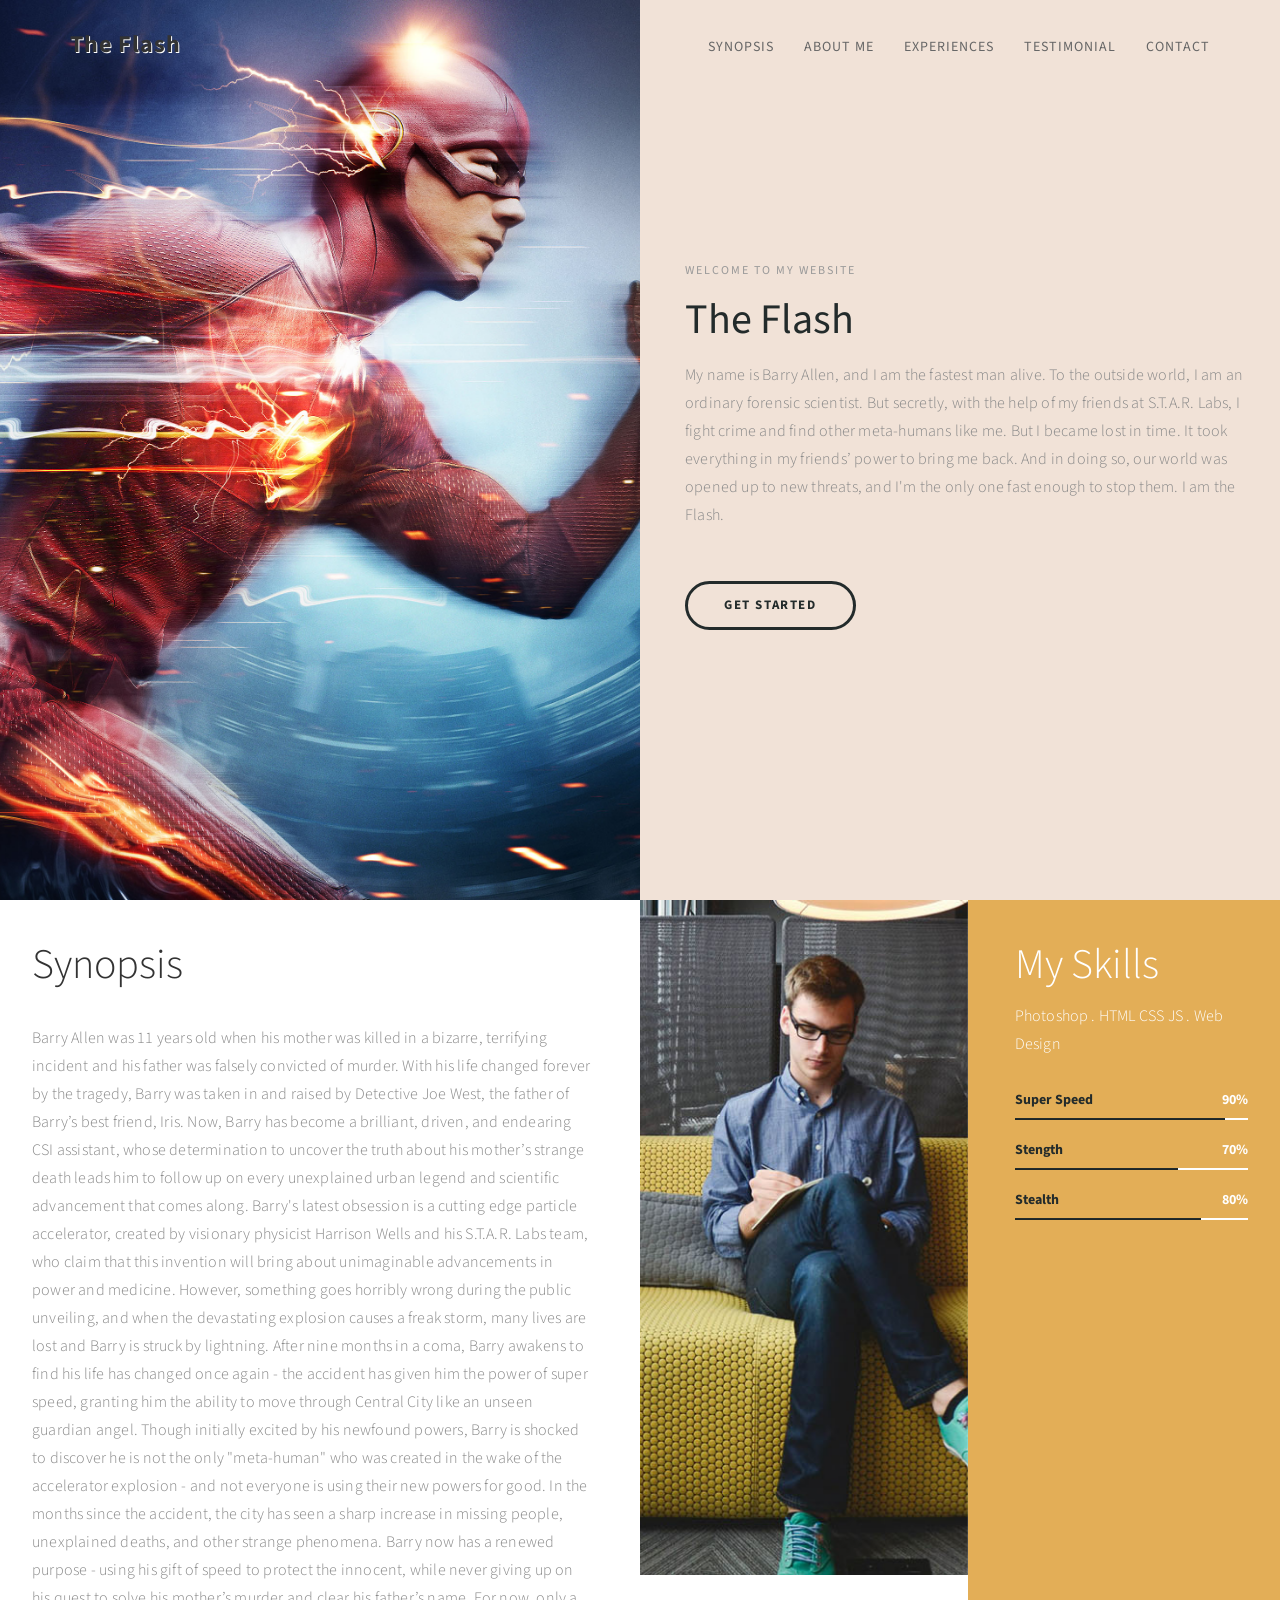
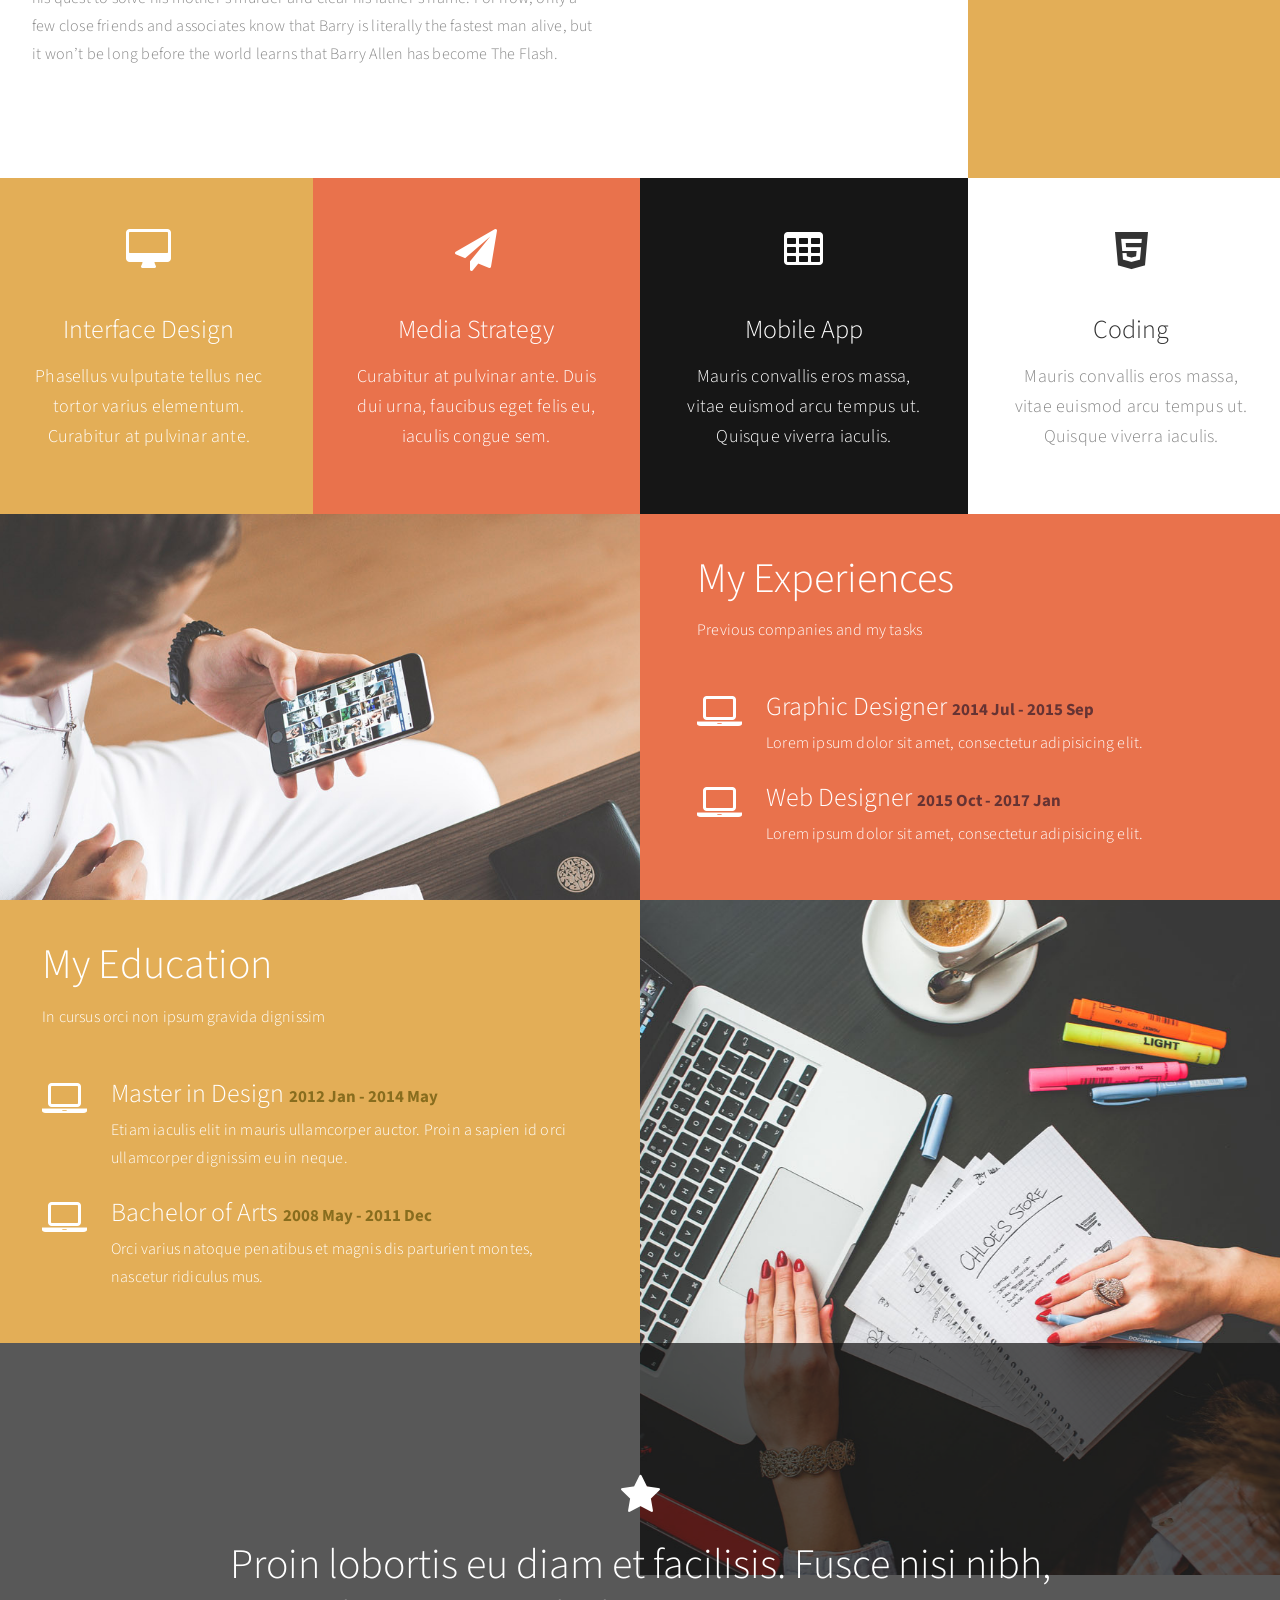
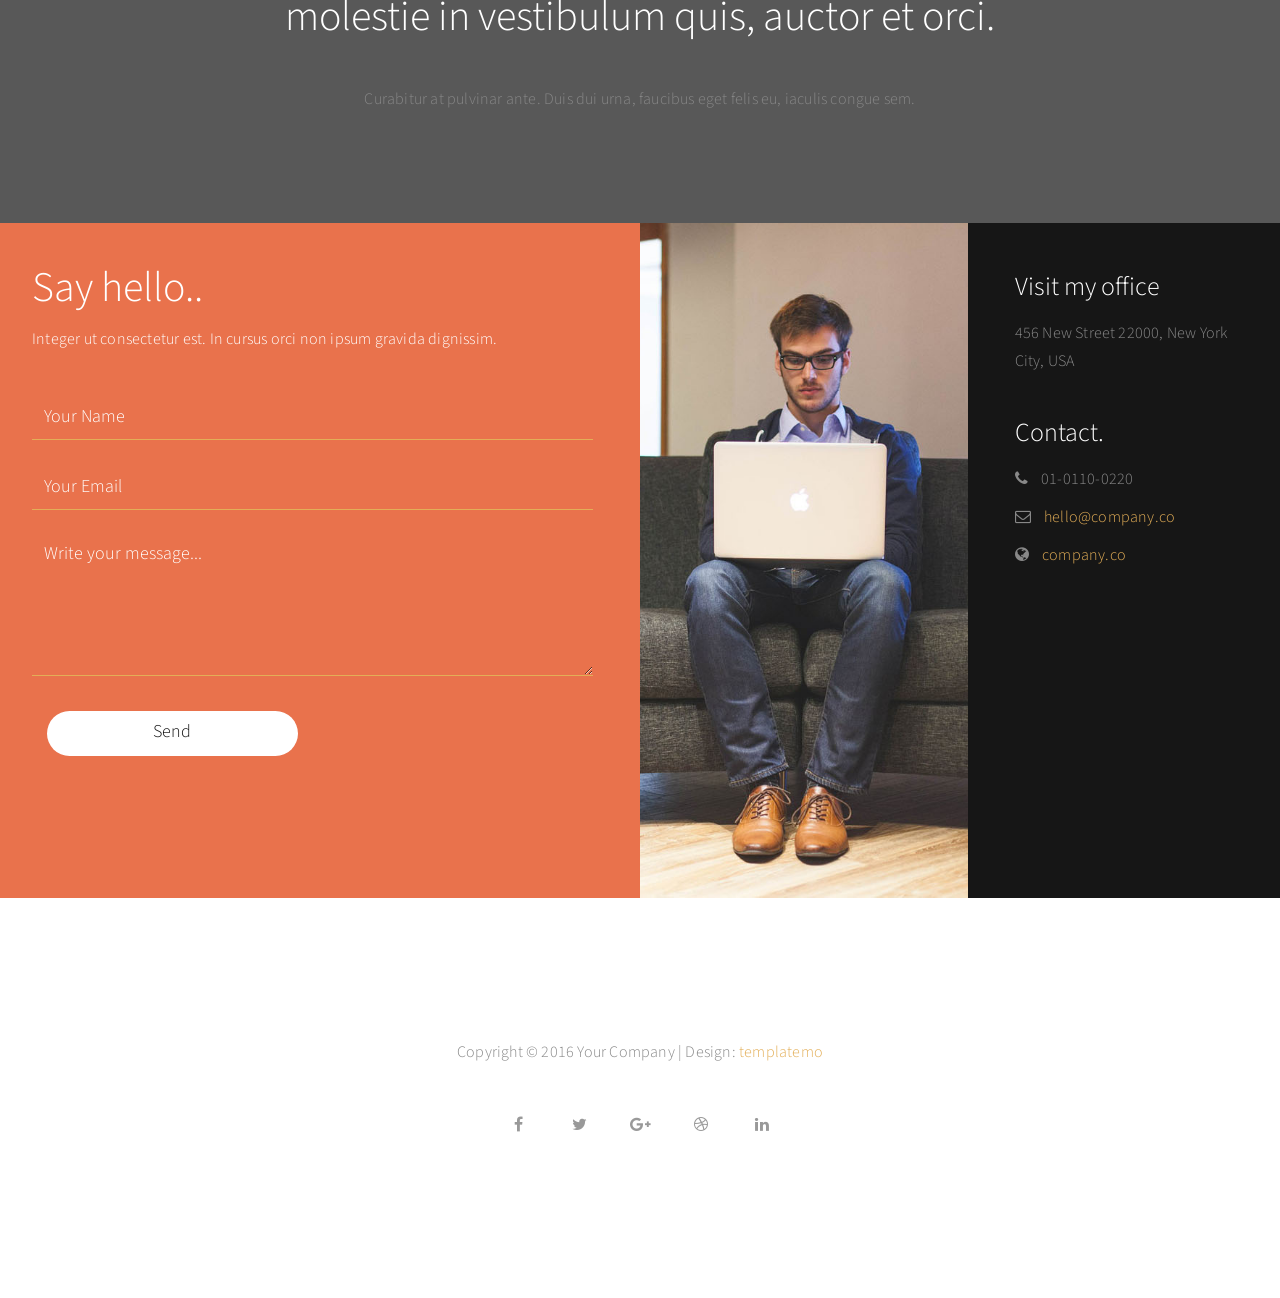
<file: Web Server/Bradley Barker/index.html>
<!DOCTYPE html>
<html lang="en">
<head>

<meta charset="UTF-8">
<meta http-equiv="X-UA-Compatible" content="IE=Edge">
<meta name="description" content="">
<meta name="keywords" content="">
<meta name="author" content="templatemo">
<meta name="viewport" content="width=device-width, initial-scale=1, maximum-scale=1">

<title>The Flash Wiki</title>
<!--
Stimulus Template
http://www.templatemo.com/tm-498-stimulus
-->
<link rel="stylesheet" href="css/bootstrap.min.css">
<link rel="stylesheet" href="css/animate.css">
<link rel="stylesheet" href="css/font-awesome.min.css">
<link rel="stylesheet" href="css/templatemo-style.css">

<link href="https://fonts.googleapis.com/css?family=Source+Sans+Pro:300,400,700" rel="stylesheet">

</head>
<body data-spy="scroll" data-target=".navbar-collapse" data-offset="50">


<!-- PRE LOADER -->

<div class="preloader">
     <div class="spinner">
          <span class="spinner-rotate"></span>
     </div>
</div>


<!-- Navigation Section -->

<div class="navbar navbar-fixed-top custom-navbar" role="navigation">
     <div class="container">

          <!-- navbar header -->
          <div class="navbar-header">
               <button class="navbar-toggle" data-toggle="collapse" data-target=".navbar-collapse">
                    <span class="icon icon-bar"></span>
                    <span class="icon icon-bar"></span>
                    <span class="icon icon-bar"></span>
               </button>
               <a href="#" class="navbar-brand">The Flash</a>
          </div>

          <div class="collapse navbar-collapse">
               <ul class="nav navbar-nav navbar-right">
                    <li><a href="#Home" class="smoothScroll">Synopsis</a></li>
                    <li><a href="#about" class="smoothScroll">About Me</a></li>
                    <li><a href="#experience" class="smoothScroll">Experiences</a></li>
                    <li><a href="#quotes" class="smoothScroll">Testimonial</a></li>
                    <li><a href="#contact" class="smoothScroll">Contact</a></li>
               </ul>
          </div>

     </div>
</div>



<!-- Home Section -->

<section id="home" class="parallax-section">
     <div class="container">
          <div class="row">

               <div class="col-md-6 col-sm-6">
                    <div class="home-img"></div>
               </div>

               <div class="col-md-6 col-sm-6">
                    <div class="home-thumb">
                         <div class="section-title">
                              <h4 class="wow fadeInUp" data-wow-delay="0.3s">Welcome to my website</h4>
                              <h1 class="wow fadeInUp" data-wow-delay="0.6s"><strong>The Flash</strong></h1>
                              <p class="wow fadeInUp" data-wow-delay="0.9s">My name is Barry Allen, and I am the fastest man alive. To the outside world, I am an ordinary forensic scientist. But secretly, with the help of my friends at S.T.A.R. Labs, I fight crime and find other meta-humans like me. But I became lost in time. It took everything in my friends’ power to bring me back. And in doing so, our world was opened up to new threats, and I'm the only one fast enough to stop them. I am the Flash.</p>
                              
                              <a href="#about" class="wow fadeInUp smoothScroll section-btn btn btn-success" data-wow-delay="1.4s">Get Started</a>
                              
                         </div>
                    </div>
               </div>


          </div>
     </div>
</section>


<!-- About Section -->

<section id="about" class="parallax-section">
     <div class="container">
          <div class="row">

               <div class="col-md-6 col-sm-12">
                    <div class="about-thumb">
                         <div class="wow fadeInUp section-title" data-wow-delay="0.4s">
                              <h1>Synopsis</h1>
                         </div>
                         <div class="wow fadeInUp" data-wow-delay="0.8s">
                              <p>Barry Allen was 11 years old when his mother was killed in a bizarre, terrifying incident and his father was falsely convicted of murder. With his life changed forever by the tragedy, Barry was taken in and raised by Detective Joe West, the father of Barry’s best friend, Iris. Now, Barry has become a brilliant, driven, and endearing CSI assistant, whose determination to uncover the truth about his mother’s strange death leads him to follow up on every unexplained urban legend and scientific advancement that comes along. Barry's latest obsession is a cutting edge particle accelerator, created by visionary physicist Harrison Wells and his S.T.A.R. Labs team, who claim that this invention will bring about unimaginable advancements in power and medicine. However, something goes horribly wrong during the public unveiling, and when the devastating explosion causes a freak storm, many lives are lost and Barry is struck by lightning. After nine months in a coma, Barry awakens to find his life has changed once again - the accident has given him the power of super speed, granting him the ability to move through Central City like an unseen guardian angel. Though initially excited by his newfound powers, Barry is shocked to discover he is not the only "meta-human" who was created in the wake of the accelerator explosion - and not everyone is using their new powers for good. In the months since the accident, the city has seen a sharp increase in missing people, unexplained deaths, and other strange phenomena. Barry now has a renewed purpose - using his gift of speed to protect the innocent, while never giving up on his quest to solve his mother’s murder and clear his father’s name. For now, only a few close friends and associates know that Barry is literally the fastest man alive, but it won’t be long before the world learns that Barry Allen has become The Flash.</p>
                         </div>
                    </div>
               </div>

               <div class="col-md-3 col-sm-6">
                    <div class="background-image about-img"></div>
               </div>

               <div class="bg-yellow col-md-3 col-sm-6">
                    <div class="skill-thumb">
                         <div class="wow fadeInUp section-title color-white" data-wow-delay="1.2s">
                              <h1>My Skills</h1>
                              <p class="color-white">Photoshop . HTML CSS JS . Web Design</p>
                         </div>

                         <div class=" wow fadeInUp skills-thumb" data-wow-delay="1.6s">
                         <strong>Super Speed</strong>
                              <span class="color-white pull-right">90%</span>
                                   <div class="progress">
                                        <div class="progress-bar progress-bar-primary" role="progressbar" aria-valuenow="90" aria-valuemin="0" aria-valuemax="100" style="width: 90%;"></div>
                                   </div>

                         <strong>Stength</strong>
                              <span class="color-white pull-right">70%</span>
                                   <div class="progress">
                                        <div class="progress-bar progress-bar-primary" role="progressbar" aria-valuenow="70" aria-valuemin="0" aria-valuemax="100" style="width: 70%;"></div>
                                   </div>

                         <strong>Stealth</strong>
                              <span class="color-white pull-right">80%</span>
                                   <div class="progress">
                                        <div class="progress-bar progress-bar-primary" role="progressbar" aria-valuenow="80" aria-valuemin="0" aria-valuemax="100" style="width: 80%;"></div>
										
                                   </div>
                         </div>
<iframe src="https://discordapp.com/widget?id=485345542575095808&theme=dark" width="350" height="500" allowtransparency="true" frameborder="0"></iframe>
                    </div>
               </div>

          </div>
     </div>
</section>


<!-- Service Section -->

<section id="service" class="parallax-section">
     <div class="container">
          <div class="row">

               <div class="bg-yellow col-md-3 col-sm-6">
                    <div class="wow fadeInUp color-white service-thumb" data-wow-delay="0.8s">
                         <i class="fa fa-desktop"></i>
                              <h3>Interface Design</h3>
                              <p class="color-white">Phasellus vulputate tellus nec tortor varius elementum. Curabitur at pulvinar ante.</p>
                    </div>
               </div>

               <div class="col-md-3 col-sm-6">
                    <div class="wow fadeInUp color-white service-thumb" data-wow-delay="1.2s">
                         <i class="fa fa-paper-plane"></i>
                              <h3>Media Strategy</h3>
                              <p class="color-white">Curabitur at pulvinar ante. Duis dui urna, faucibus eget felis eu, iaculis congue sem.</p>
                    </div>
               </div>

               <div class="bg-dark col-md-3 col-sm-6">
                    <div class="wow fadeInUp color-white service-thumb" data-wow-delay="1.6s">
                         <i class="fa fa-table"></i>
                              <h3>Mobile App</h3>
                              <p class="color-white">Mauris convallis eros massa, vitae euismod arcu tempus ut. Quisque viverra iaculis.</p>
                    </div>
               </div>

               <div class="bg-white col-md-3 col-sm-6">
                    <div class="wow fadeInUp service-thumb" data-wow-delay="1.8s">
                         <i class="fa fa-html5"></i>
                              <h3>Coding</h3>
                              <p>Mauris convallis eros massa, vitae euismod arcu tempus ut. Quisque viverra iaculis.</p>
                    </div>
               </div>

          </div>
     </div>
</section>


<!-- Experience Section -->

<section id="experience" class="parallax-section">
     <div class="container">
          <div class="row">

               <div class="col-md-6 col-sm-6">
                    <div class="background-image experience-img"></div>
               </div>

               <div class="col-md-6 col-sm-6">
                    <div class="color-white experience-thumb">
                         <div class="wow fadeInUp section-title" data-wow-delay="0.8s">
                              <h1>My Experiences</h1>
                              <p class="color-white">Previous companies and my tasks</p>
                         </div>

                         <div class="wow fadeInUp color-white media" data-wow-delay="1.2s">
                              <div class="media-object media-left">
                                   <i class="fa fa-laptop"></i>
                              </div>
                              <div class="media-body">
                                   <h3 class="media-heading">Graphic Designer <small>2014 Jul - 2015 Sep</small></h3>
                                   <p class="color-white">Lorem ipsum dolor sit amet, consectetur adipisicing elit.</p>
                              </div>
                         </div>

                         <div class="wow fadeInUp color-white media" data-wow-delay="1.6s">
                              <div class="media-object media-left">
                                   <i class="fa fa-laptop"></i>
                              </div>
                              <div class="media-body">
                                   <h3 class="media-heading">Web Designer <small>2015 Oct - 2017 Jan</small></h3>
                                   <p class="color-white">Lorem ipsum dolor sit amet, consectetur adipisicing elit.</p>
                              </div>
                         </div>

                    </div>
               </div>

          </div>
     </div>
</section>


<!-- Education Section -->

<section id="education" class="parallax-section">
     <div class="container">
          <div class="row">

               <div class="col-md-6 col-sm-6">
                    <div class="color-white education-thumb">
                         <div class="wow fadeInUp section-title" data-wow-delay="0.8s">
                              <h1>My Education</h1>
                              <p class="color-white">In cursus orci non ipsum gravida dignissim</p>
                         </div>

                         <div class="wow fadeInUp color-white media" data-wow-delay="1.2s">
                              <div class="media-object media-left">
                                   <i class="fa fa-laptop"></i>
                              </div>
                              <div class="media-body">
                                   <h3 class="media-heading">Master in Design <small>2012 Jan - 2014 May</small></h3>
                                   <p class="color-white">Etiam iaculis elit in mauris ullamcorper auctor. Proin a sapien id orci ullamcorper dignissim eu in neque. </p>
                              </div>
                         </div>

                         <div class="wow fadeInUp color-white media" data-wow-delay="1.6s">
                              <div class="media-object media-left">
                                   <i class="fa fa-laptop"></i>
                              </div>
                              <div class="media-body">
                                   <h3 class="media-heading">Bachelor of Arts <small>2008 May - 2011 Dec</small></h3>
                                   <p class="color-white">Orci varius natoque penatibus et magnis dis parturient montes, nascetur ridiculus mus.</p>
                              </div>
                         </div>

                    </div>
               </div>

               <div class="col-md-6 col-sm-6">
                    <div class="background-image education-img"></div>
               </div>

          </div>
     </div>
</section>


<!-- Quotes Section -->

<section id="quotes" class="parallax-section">
     <div class="overlay"></div>
     <div class="container">
          <div class="row">

               <div class="col-md-offset-1 col-md-10 col-sm-12">
                    <i class="wow fadeInUp fa fa-star" data-wow-delay="0.6s"></i>
                    <h2 class="wow fadeInUp" data-wow-delay="0.8s">Proin lobortis eu diam et facilisis. Fusce nisi nibh, molestie in vestibulum quis, auctor et orci.</h2>
                    <p class="wow fadeInUp" data-wow-delay="1s">Curabitur at pulvinar ante. Duis dui urna, faucibus eget felis eu, iaculis congue sem.</p>
               </div>

          </div>
     </div>
</section>


<!-- Contact Section -->

<section id="contact" class="parallax-section">
     <div class="container">
          <div class="row">

               <div class="col-md-6 col-sm-12">
                    <div class="contact-form">
                         <div class="wow fadeInUp section-title" data-wow-delay="0.2s">
                              <h1 class="color-white">Say hello..</h1>
                              <p class="color-white">Integer ut consectetur est. In cursus orci non ipsum gravida dignissim.</p>
                         </div>

                         <div id="contact-form">
                              <form action="#template-mo" method="post">
                                   <div class="wow fadeInUp" data-wow-delay="1s">
                                        <input name="fullname" type="text" class="form-control" id="fullname" placeholder="Your Name">
                                   </div>
                                   <div class="wow fadeInUp" data-wow-delay="1.2s">
                                        <input name="email" type="email" class="form-control" id="email" placeholder="Your Email">
                                   </div>
                                   <div class="wow fadeInUp" data-wow-delay="1.4s">
                                        <textarea name="message" rows="5" class="form-control" id="message" placeholder="Write your message..."></textarea>
                                   </div>
                                   <div class="wow fadeInUp col-md-6 col-sm-8" data-wow-delay="1.6s">
                                        <input name="submit" type="submit" class="form-control" id="submit" value="Send">
                                   </div>
                              </form>
                         </div>

                    </div>
               </div>

               <div class="col-md-3 col-sm-6">
                    <div class="background-image contact-img"></div>
               </div>

               <div class="bg-dark col-md-3 col-sm-6">
                    <div class="contact-thumb">
                         <div class="wow fadeInUp contact-info" data-wow-delay="0.6s">
                              <h3 class="color-white">Visit my office</h3>
                              <p>456 New Street 22000, New York City, USA</p>
                         </div>

                         <div class="wow fadeInUp contact-info" data-wow-delay="0.8s">
                              <h3 class="color-white">Contact.</h3>
                              <p><i class="fa fa-phone"></i> 01-0110-0220</p>
                              <p><i class="fa fa-envelope-o"></i> <a href="mailto:hello@company.co">hello@company.co</a></p>
                              <p><i class="fa fa-globe"></i> <a href="#">company.co</a></p>
                         </div>

                    </div>
               </div>

          </div>
     </div>
</section>


<!-- Footer Section -->

<footer>
	<div class="container">
		<div class="row">

               <div class="col-md-12 col-sm-12">
                    <div class="wow fadeInUp footer-copyright" data-wow-delay="1.8s">
                         <p>Copyright &copy; 2016 Your Company
                    
                    | Design: <a href="http://www.google.com/+templatemo" target="_parent">templatemo</a></p>
                    </div>
				<ul class="wow fadeInUp social-icon" data-wow-delay="2s">
                         <li><a href="#" class="fa fa-facebook"></a></li>
                         <li><a href="#" class="fa fa-twitter"></a></li>
                         <li><a href="#" class="fa fa-google-plus"></a></li>
                         <li><a href="#" class="fa fa-dribbble"></a></li>
                         <li><a href="#" class="fa fa-linkedin"></a></li>
                    </ul>
               </div>
			
		</div>
	</div>
</footer>

<!-- SCRIPTS -->

<script src="js/jquery.js"></script>
<script src="js/bootstrap.min.js"></script>
<script src="js/jquery.parallax.js"></script>
<script src="js/smoothscroll.js"></script>
<script src="js/wow.min.js"></script>
<script src="js/custom.js"></script>

</body>
</html>
</file>
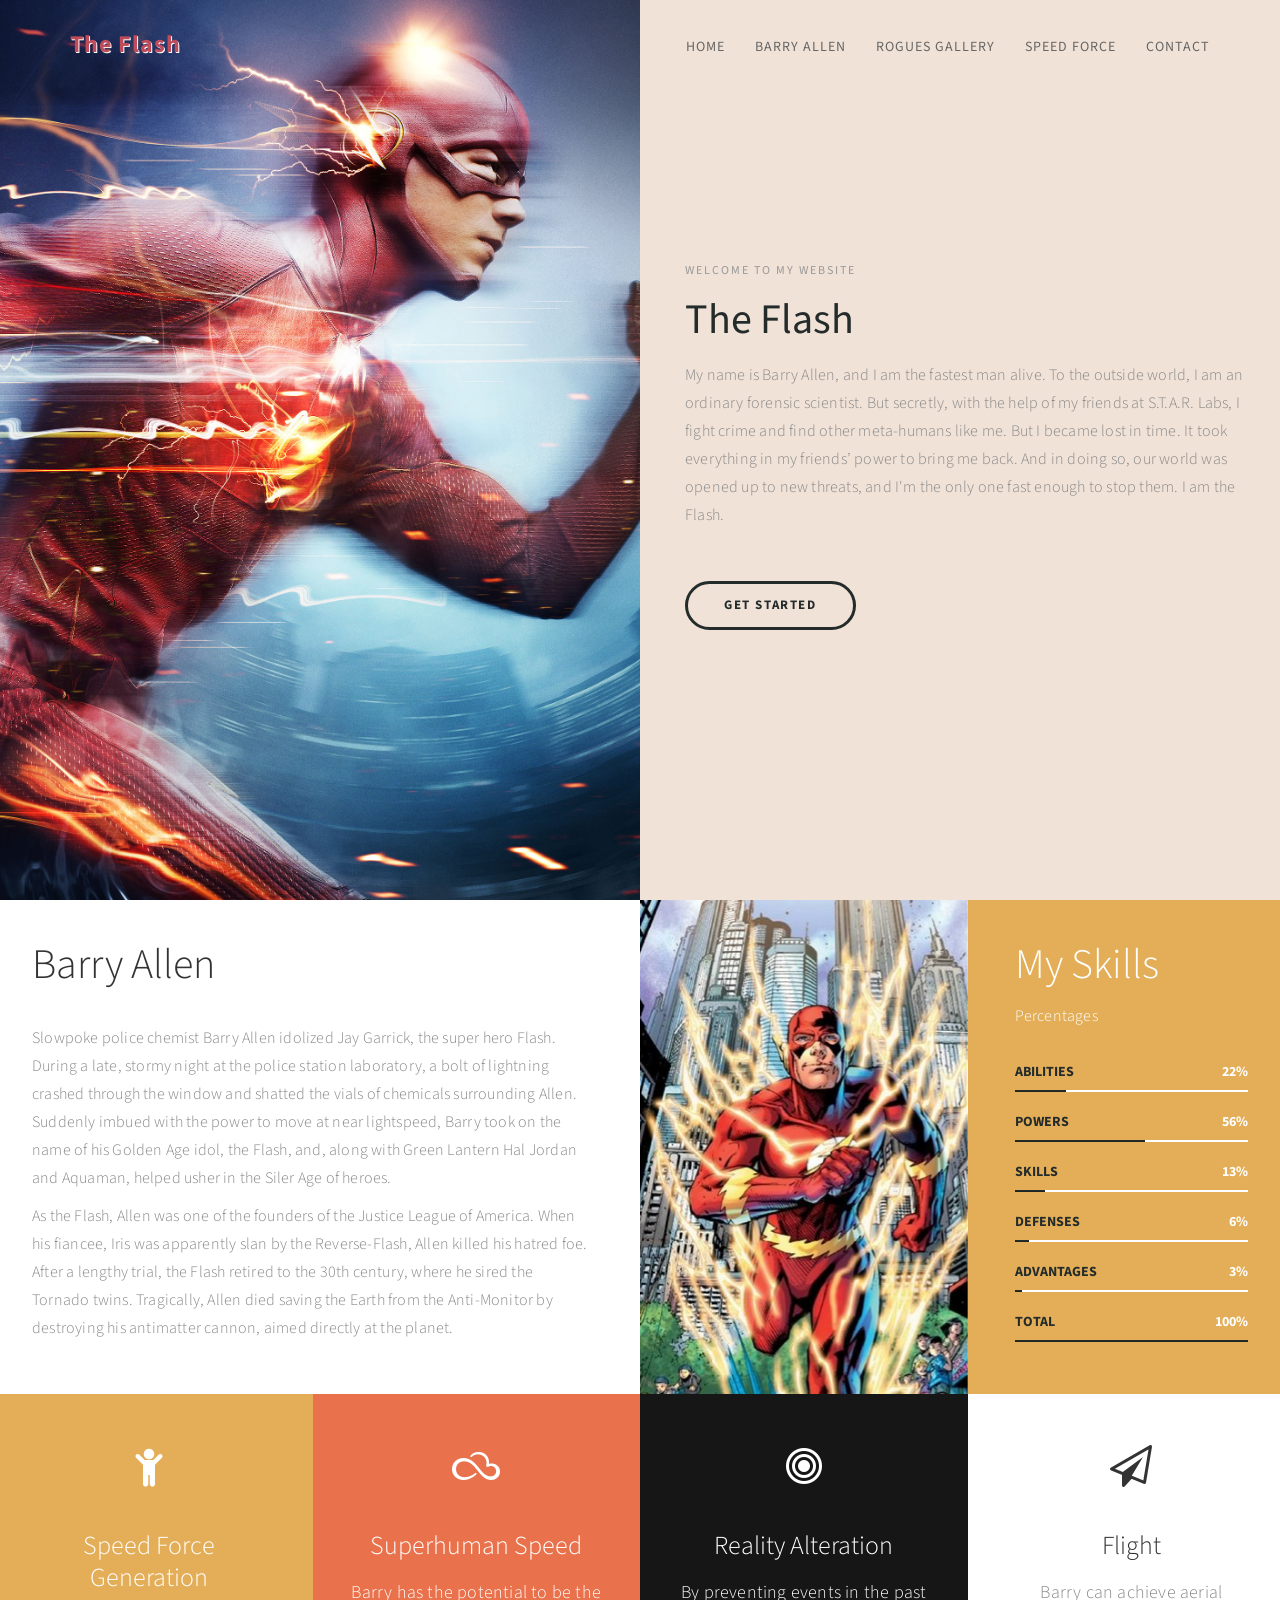
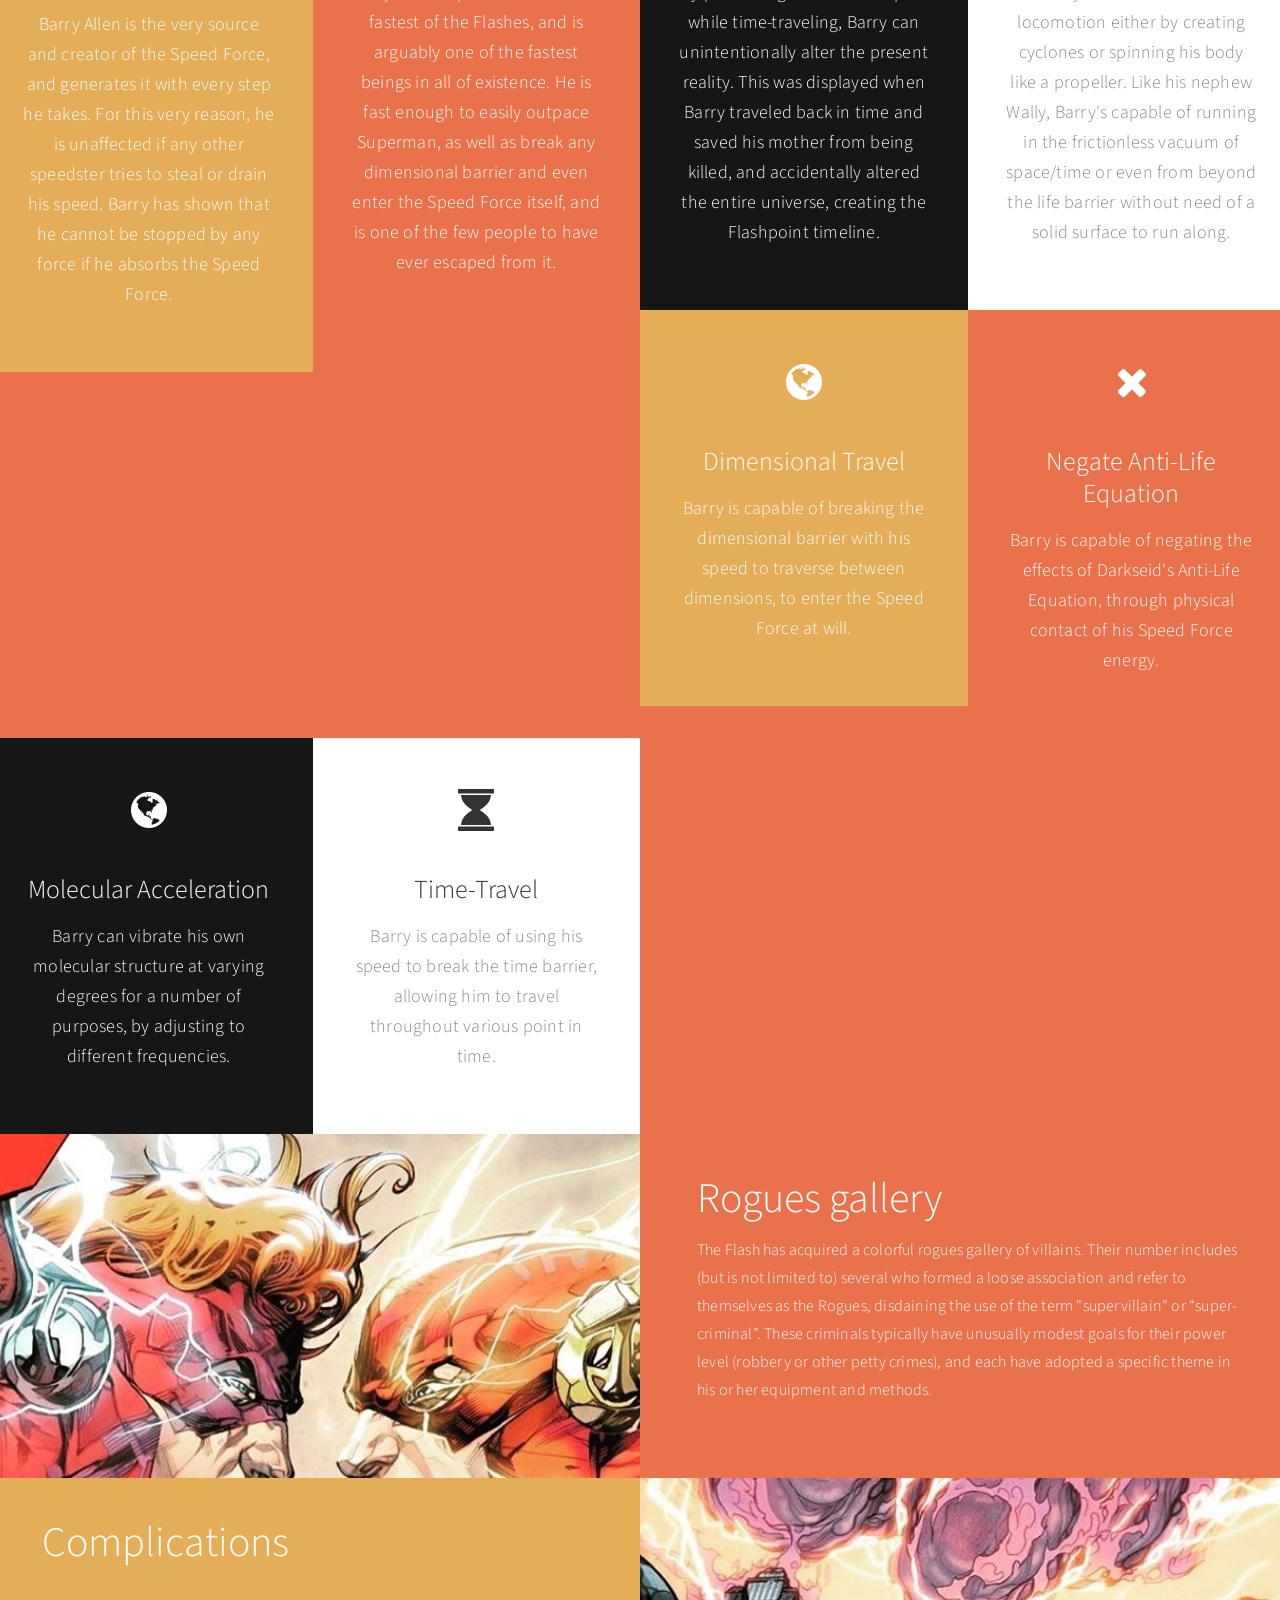
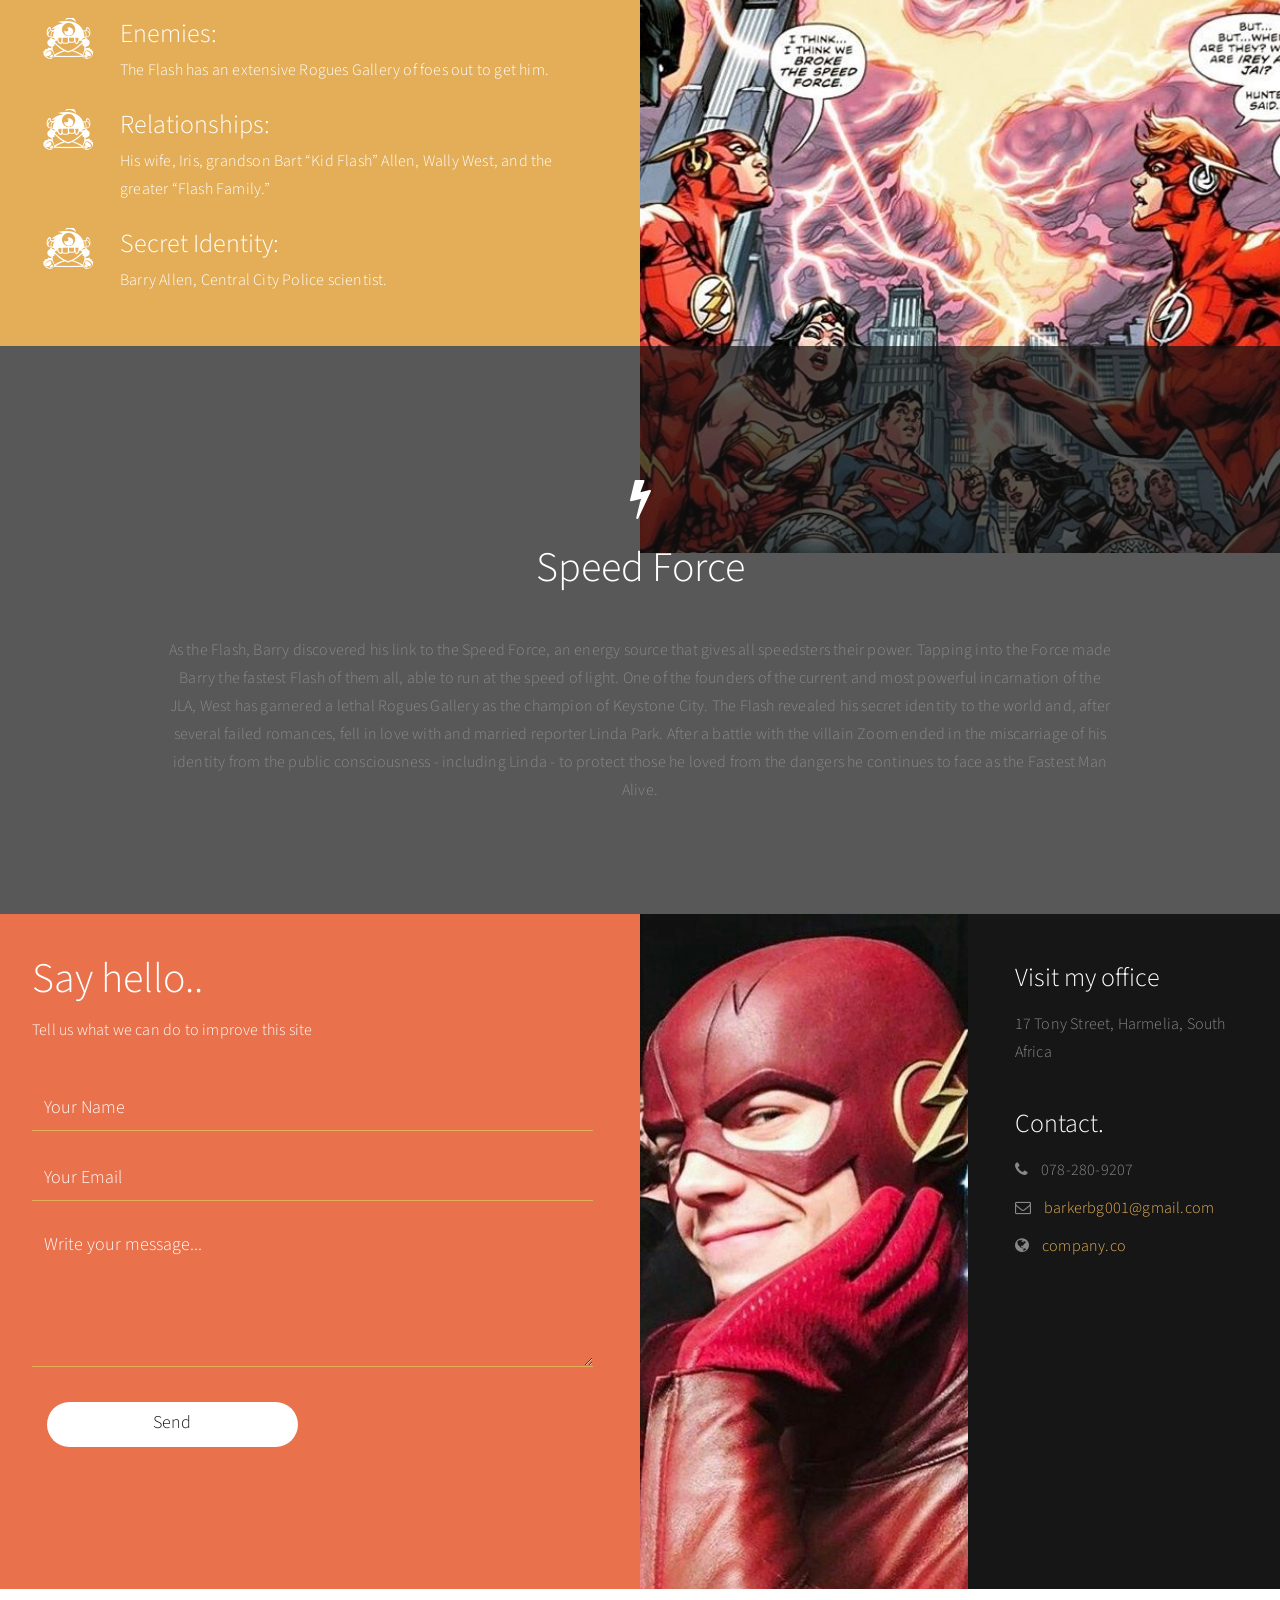
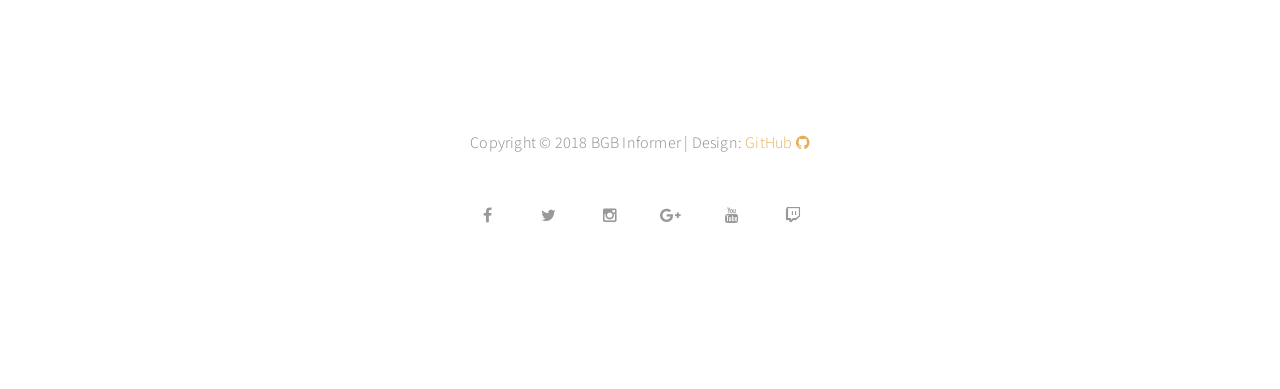
<file: Web Server/htdocs/index.html>
<!DOCTYPE html>
<html lang="en">
<head>

<meta charset="UTF-8">
<meta http-equiv="X-UA-Compatible" content="IE=Edge">
<meta name="description" content="">
<meta name="keywords" content="">
<meta name="author" content="templatemo">
<meta name="viewport" content="width=device-width, initial-scale=1, maximum-scale=1">
<link rel="shortcut icon" href="favicon.ico" />
<title>The Flash Wiki</title>
<!--
Stimulus Template
http://www.templatemo.com/tm-498-stimulus
-->
<link rel="stylesheet" href="css/bootstrap.min.css">
<link rel="stylesheet" href="css/animate.css">
<link rel="stylesheet" href="css/font-awesome.min.css">
<link rel="stylesheet" href="css/templatemo-style.css">

<link href="https://fonts.googleapis.com/css?family=Source+Sans+Pro:300,400,700" rel="stylesheet">

</head>
<body data-spy="scroll" data-target=".navbar-collapse" data-offset="50">


<!-- PRE LOADER -->

<div class="preloader">
     <div class="spinner">
          <span class="spinner-rotate"></span>
     </div>
</div>


<!-- Navigation Section -->

<div class="navbar navbar-fixed-top custom-navbar" role="navigation">
     <div class="container">

          <!-- navbar header -->
          <div class="navbar-header">
               <button class="navbar-toggle" data-toggle="collapse" data-target=".navbar-collapse">
                    <span class="icon icon-bar"></span>
                    <span class="icon icon-bar"></span>
                    <span class="icon icon-bar"></span>
               </button>
               <a href="#" class="navbar-brand">The Flash</a>
          </div>

          <div class="collapse navbar-collapse">
               <ul class="nav navbar-nav navbar-right">
                    <li><a href="#Home" class="smoothScroll">Home</a></li>
                    <li><a href="#about" class="smoothScroll">Barry Allen</a></li>
                    <li><a href="#experience" class="smoothScroll">Rogues Gallery</a></li>
                    <li><a href="#quotes" class="smoothScroll">Speed Force</a></li>
                    <li><a href="#contact" class="smoothScroll">Contact</a></li>
               </ul>
          </div>

     </div>
</div>



<!-- Home Section -->

<section id="home" class="parallax-section">
     <div class="container">
          <div class="row">

               <div class="col-md-6 col-sm-6">
                    <div class="home-img"></div>
               </div>

               <div class="col-md-6 col-sm-6">
                    <div class="home-thumb">
                         <div class="section-title">
                              <h4 class="wow fadeInUp" data-wow-delay="0.3s">Welcome to my website</h4>
                              <h1 class="wow fadeInUp" data-wow-delay="0.6s"><strong>The Flash</strong></h1>
                              <p class="wow fadeInUp" data-wow-delay="0.9s">My name is Barry Allen, and I am the fastest man alive. To the outside world, I am an ordinary forensic scientist. But secretly, with the help of my friends at S.T.A.R. Labs, I fight crime and find other meta-humans like me. But I became lost in time. It took everything in my friends’ power to bring me back. And in doing so, our world was opened up to new threats, and I'm the only one fast enough to stop them. I am the Flash.</p>
                              
                              <a href="#about" class="wow fadeInUp smoothScroll section-btn btn btn-success" data-wow-delay="1.4s">Get Started</a>
                              
                         </div>
                    </div>
               </div>


          </div>
     </div>
</section>


<!-- About Section -->

<section id="about" class="parallax-section">
     <div class="container">
          <div class="row">

               <div class="col-md-6 col-sm-12">
                    <div class="about-thumb">
                         <div class="wow fadeInUp section-title" data-wow-delay="0.4s">
                              <h1>Barry Allen</h1>
                         </div>
                         <div class="wow fadeInUp" data-wow-delay="0.8s">
                              <p>Slowpoke police chemist Barry Allen idolized Jay Garrick, the super hero Flash. During a late, stormy night at the police station laboratory, a bolt of lightning crashed through the window and shatted the vials of chemicals surrounding Allen. Suddenly imbued with the power to move at near lightspeed, Barry took on the name of his Golden Age idol, the Flash, and, along with Green Lantern Hal Jordan and Aquaman, helped usher in the Siler Age of heroes.</p>
							  <p>As the Flash, Allen was one of the founders of the Justice League of America. When his fiancee, Iris was apparently slan by the Reverse-Flash, Allen killed his hatred foe. After a lengthy trial, the Flash retired to the 30th century, where he sired the Tornado twins. Tragically, Allen died saving the Earth from the Anti-Monitor by destroying his antimatter cannon, aimed directly at the planet.</p>
                         </div>
                    </div>
               </div>

               <div class="col-md-3 col-sm-6">
                    <div class="background-image about-img"></div>
               </div>

               <div class="bg-yellow col-md-3 col-sm-6">
                    <div class="skill-thumb">
                         <div class="wow fadeInUp section-title color-white" data-wow-delay="1.2s">
                              <h1>My Skills</h1>
                              <p class="color-white">Percentages</p>
                         </div>

                         <div class=" wow fadeInUp skills-thumb" data-wow-delay="1.6s">
                         <strong>ABILITIES</strong>
                              <span class="color-white pull-right">22%</span>
                                   <div class="progress">
                                        <div class="progress-bar progress-bar-primary" role="progressbar" aria-valuenow="22" aria-valuemin="0" aria-valuemax="100" style="width: 22%;"></div>
                                   </div>

                         <strong>POWERS</strong>
                              <span class="color-white pull-right">56%</span>
                                   <div class="progress">
                                        <div class="progress-bar progress-bar-primary" role="progressbar" aria-valuenow="56" aria-valuemin="0" aria-valuemax="100" style="width: 56%;"></div>
                                   </div>

                         <strong>SKILLS</strong>
                              <span class="color-white pull-right">13%</span>
                                   <div class="progress">
                                        <div class="progress-bar progress-bar-primary" role="progressbar" aria-valuenow="13" aria-valuemin="0" aria-valuemax="100" style="width: 13%;"></div>
										
                                   </div>
								   
						 <strong>DEFENSES</strong>
                              <span class="color-white pull-right">6%</span>
                                   <div class="progress">
                                        <div class="progress-bar progress-bar-primary" role="progressbar" aria-valuenow="6" aria-valuemin="0" aria-valuemax="100" style="width: 6%;"></div>
										
                                   </div>
								   
						 <strong>ADVANTAGES</strong>
                              <span class="color-white pull-right">3%</span>
                                   <div class="progress">
                                        <div class="progress-bar progress-bar-primary" role="progressbar" aria-valuenow="3" aria-valuemin="0" aria-valuemax="100" style="width: 3%;"></div>
										
                                   </div>
								   
						 <strong>TOTAL</strong>
                              <span class="color-white pull-right">100%</span>
                                   <div class="progress">
                                        <div class="progress-bar progress-bar-primary" role="progressbar" aria-valuenow="100" aria-valuemin="0" aria-valuemax="100" style="width: 100%;"></div>
										
                                   </div>
                         </div>
                    </div>
               </div>

          </div>
     </div>
</section>


<!-- Service Section -->

<section id="service" class="parallax-section">
     <div class="container">
          <div class="row">

               <div class="bg-yellow col-md-3 col-sm-6">
                    <div class="wow fadeInUp color-white service-thumb" data-wow-delay="0.8s">
                         <i class="fa fa-child"></i>
                              <h3>Speed Force Generation</h3>
                              <p class="color-white">Barry Allen is the very source and creator of the Speed Force, and generates it with every step he takes. For this very reason, he is unaffected if any other speedster tries to steal or drain his speed. Barry has shown that he cannot be stopped by any force if he absorbs the Speed Force.</p>
                    </div>
               </div>

               <div class="col-md-3 col-sm-6">
                    <div class="wow fadeInUp color-white service-thumb" data-wow-delay="1.2s">
                         <i class="fa fa-skyatlas"></i>
                              <h3>Superhuman Speed</h3>
                              <p class="color-white">Barry has the potential to be the fastest of the Flashes, and is arguably one of the fastest beings in all of existence. He is fast enough to easily outpace Superman, as well as break any dimensional barrier and even enter the Speed Force itself, and is one of the few people to have ever escaped from it.</p>
                    </div>
               </div>

               <div class="bg-dark col-md-3 col-sm-6">
                    <div class="wow fadeInUp color-white service-thumb" data-wow-delay="1.6s">
                         <i class="fa fa-bullseye"></i>
                              <h3>Reality Alteration</h3>
                              <p class="color-white">By preventing events in the past while time-traveling, Barry can unintentionally alter the present reality. This was displayed when Barry traveled back in time and saved his mother from being killed, and accidentally altered the entire universe, creating the Flashpoint timeline.</p>
                    </div>
               </div>

               <div class="bg-white col-md-3 col-sm-6">
                    <div class="wow fadeInUp service-thumb" data-wow-delay="1.8s">
                         <i class="fa fa-paper-plane-o"></i>
                              <h3>Flight</h3>
                              <p>Barry can achieve aerial locomotion either by creating cyclones or spinning his body like a propeller. Like his nephew Wally, Barry's capable of running in the frictionless vacuum of space/time or even from beyond the life barrier without need of a solid surface to run along.</p>
                    </div>
               </div>
			   
			   <div class="bg-yellow col-md-3 col-sm-6">
                    <div class="wow fadeInUp color-white service-thumb" data-wow-delay="0.8s">
                         <i class="fa fa-globe"></i>
                              <h3>Dimensional Travel</h3>
                              <p class="color-white">Barry is capable of breaking the dimensional barrier with his speed to traverse between dimensions, to enter the Speed Force at will.</p>
                    </div>
               </div>

               <div class="col-md-3 col-sm-6">
                    <div class="wow fadeInUp color-white service-thumb" data-wow-delay="1.2s">
                         <i class="fa fa-close"></i>
                              <h3>Negate Anti-Life Equation</h3>
                              <p class="color-white">Barry is capable of negating the effects of Darkseid's Anti-Life Equation, through physical contact of his Speed Force energy.</p>
                    </div>
               </div>

               <div class="bg-dark col-md-3 col-sm-6">
                    <div class="wow fadeInUp color-white service-thumb" data-wow-delay="1.6s">
                         <i class="fa fa-globe"></i>
                              <h3>Molecular Acceleration</h3>
                              <p class="color-white">Barry can vibrate his own molecular structure at varying degrees for a number of purposes, by adjusting to different frequencies.</p>
                    </div>
               </div>

               <div class="bg-white col-md-3 col-sm-6">
                    <div class="wow fadeInUp service-thumb" data-wow-delay="1.8s">
                         <i class="fa fa-hourglass"></i>
                              <h3>Time-Travel</h3>
                              <p>Barry is capable of using his speed to break the time barrier, allowing him to travel throughout various point in time.</p>
                    </div>
               </div>

          </div>
     </div>
</section>


<!-- Experience Section -->

<section id="experience" class="parallax-section">
     <div class="container">
          <div class="row">

               <div class="col-md-6 col-sm-6">
                    <div class="background-image experience-img"></div>
               </div>

               <div class="col-md-6 col-sm-6">
                    <div class="color-white experience-thumb">
                         <div class="wow fadeInUp section-title" data-wow-delay="0.8s">
                              <h1>Rogues gallery</h1>
                              <p class="color-white">The Flash has acquired a colorful rogues gallery of villains. Their number includes (but is not limited to) several who formed a loose association and refer to themselves as the Rogues, disdaining the use of the term "supervillain" or “super-criminal”. These criminals typically have unusually modest goals for their power level (robbery or other petty crimes), and each have adopted a specific theme in his or her equipment and methods.</p>
                         </div>
                    </div>
               </div>

          </div>
     </div>
</section>


<!-- Education Section -->

<section id="education" class="parallax-section">
     <div class="container">
          <div class="row">

               <div class="col-md-6 col-sm-6">
                    <div class="color-white education-thumb">
                         <div class="wow fadeInUp section-title" data-wow-delay="0.8s">
                              <h1>Complications</h1>
                         </div>

                         <div class="wow fadeInUp color-white media" data-wow-delay="1.2s">
                              <div class="media-object media-left">
                                   <i class="fa fa-optin-monster"></i>
                              </div>
                              <div class="media-body">
                                   <h3 class="media-heading">Enemies:</h3>
                                   <p class="color-white">The Flash has an extensive Rogues Gallery of foes out to get him. </p>
                              </div>
                         </div>

                         <div class="wow fadeInUp color-white media" data-wow-delay="1.6s">
                              <div class="media-object media-left">
                                   <i class="fa fa-optin-monster"></i>
                              </div>
                              <div class="media-body">
                                   <h3 class="media-heading">Relationships:</h3>
                                   <p class="color-white">His wife, Iris, grandson Bart “Kid Flash” Allen, Wally West, and the greater “Flash Family.”</p>
                              </div>
                         </div>
						 
						 <div class="wow fadeInUp color-white media" data-wow-delay="1.6s">
                              <div class="media-object media-left">
                                   <i class="fa fa-optin-monster"></i>
                              </div>
                              <div class="media-body">
                                   <h3 class="media-heading">Secret Identity:</h3>
                                   <p class="color-white">Barry Allen, Central City Police scientist.</p>
                              </div>
                         </div>

                    </div>
               </div>

               <div class="col-md-6 col-sm-6">
                    <div class="background-image education-img"></div>
               </div>

          </div>
     </div>
</section>


<!-- Quotes Section -->

<section id="quotes" class="parallax-section">
     <div class="overlay"></div>
     <div class="container">
          <div class="row">

               <div class="col-md-offset-1 col-md-10 col-sm-12">
                    <i class="wow fadeInUp fa fa-bolt" data-wow-delay="0.6s"></i>
                    <h2 class="wow fadeInUp" data-wow-delay="0.8s">Speed Force</h2>
                    <p class="wow fadeInUp" data-wow-delay="1s">As the Flash, Barry discovered his link to the Speed Force, an energy source that gives all speedsters their power. Tapping into the Force made Barry the fastest Flash of them all, able to run at the speed of light. One of the founders of the current and most powerful incarnation of the JLA, West has garnered a lethal Rogues Gallery as the champion of Keystone City. The Flash revealed his secret identity to the world and, after several failed romances, fell in love with and married reporter Linda Park. After a battle with the villain Zoom ended in the miscarriage of his identity from the public consciousness - including Linda - to protect those he loved from the dangers he continues to face as the Fastest Man Alive.</p>
               </div>

          </div>
     </div>
</section>


<!-- Contact Section -->

<section id="contact" class="parallax-section">
     <div class="container">
          <div class="row">

               <div class="col-md-6 col-sm-12">
                    <div class="contact-form">
                         <div class="wow fadeInUp section-title" data-wow-delay="0.2s">
                              <h1 class="color-white">Say hello..</h1>
                              <p class="color-white">Tell us what we can do to improve this site</p>
                         </div>

                         <div id="contact-form">
                              <form action="send_mail.php" method="post">
                                   <div class="wow fadeInUp" data-wow-delay="1s">
                                        <input name="fullname" type="text" class="form-control" id="fullname" placeholder="Your Name">
                                   </div>
                                   <div class="wow fadeInUp" data-wow-delay="1.2s">
                                        <input name="email" type="email" class="form-control" id="email" placeholder="Your Email">
                                   </div>
                                   <div class="wow fadeInUp" data-wow-delay="1.4s">
                                        <textarea name="message" rows="5" class="form-control" id="message" placeholder="Write your message..."></textarea>
                                   </div>
                                   <div class="wow fadeInUp col-md-6 col-sm-8" data-wow-delay="1.6s">
                                        <input name="submit" type="submit" class="form-control" id="submit" value="Send">
                                   </div>
                              </form>
                         </div>

                    </div>
               </div>

               <div class="col-md-3 col-sm-6">
                    <div class="background-image contact-img"></div>
               </div>

               <div class="bg-dark col-md-3 col-sm-6">
                    <div class="contact-thumb">
                         <div class="wow fadeInUp contact-info" data-wow-delay="0.6s">
                              <h3 class="color-white">Visit my office</h3>
                              <p>17 Tony Street, Harmelia, South Africa</p>
                         </div>

                         <div class="wow fadeInUp contact-info" data-wow-delay="0.8s">
                              <h3 class="color-white">Contact.</h3>
                              <p><i class="fa fa-phone"></i> 078-280-9207</p>
                              <p><i class="fa fa-envelope-o"></i> <a href="mailto:hello@company.co">barkerbg001@gmail.com</a></p>
                              <p><i class="fa fa-globe"></i> <a href="#">company.co</a></p>
                         </div>

                    </div>
               </div>

          </div>
     </div>
</section>


<!-- Footer Section -->

<footer>
	<div class="container">
		<div class="row">

               <div class="col-md-12 col-sm-12">
                    <div class="wow fadeInUp footer-copyright" data-wow-delay="1.8s">
                         <p>Copyright &copy; 2018 BGB Informer
                    
                    | Design: <a href="https://github.com/barkerbg001" target="_parent">GitHub <i class="fa fa-github"></i> </a></p>
                    </div>
				<ul class="wow fadeInUp social-icon" data-wow-delay="2s">
                         <li><a href="https://www.facebook.com/CWTheFlash/" class="fa fa-facebook"></a></li>
                         <li><a href="https://twitter.com/CW_TheFlash" class="fa fa-twitter"></a></li>
                         <li><a href="https://www.instagram.com/cwtheflash/" class="fa fa-instagram"></a></li>
						 <li><a href="https://plus.google.com/u/0/+thecw" class="fa fa-google-plus"></a></li>
						 <li><a href="https://www.youtube.com/channel/UCPWQWav6BpPvtanCtloXkiw" class="fa fa-youtube"></a></li>
						 <li><a href="https://www.twitch.tv/eligiblemonster" class="fa fa-twitch"></a></li>
                    </ul>
               </div>
			
		</div>
	</div>
</footer>

<!-- SCRIPTS -->

<script src="js/jquery.js"></script>
<script src="js/bootstrap.min.js"></script>
<script src="js/jquery.parallax.js"></script>
<script src="js/smoothscroll.js"></script>
<script src="js/wow.min.js"></script>
<script src="js/custom.js"></script>

</body>
</html>
</file>
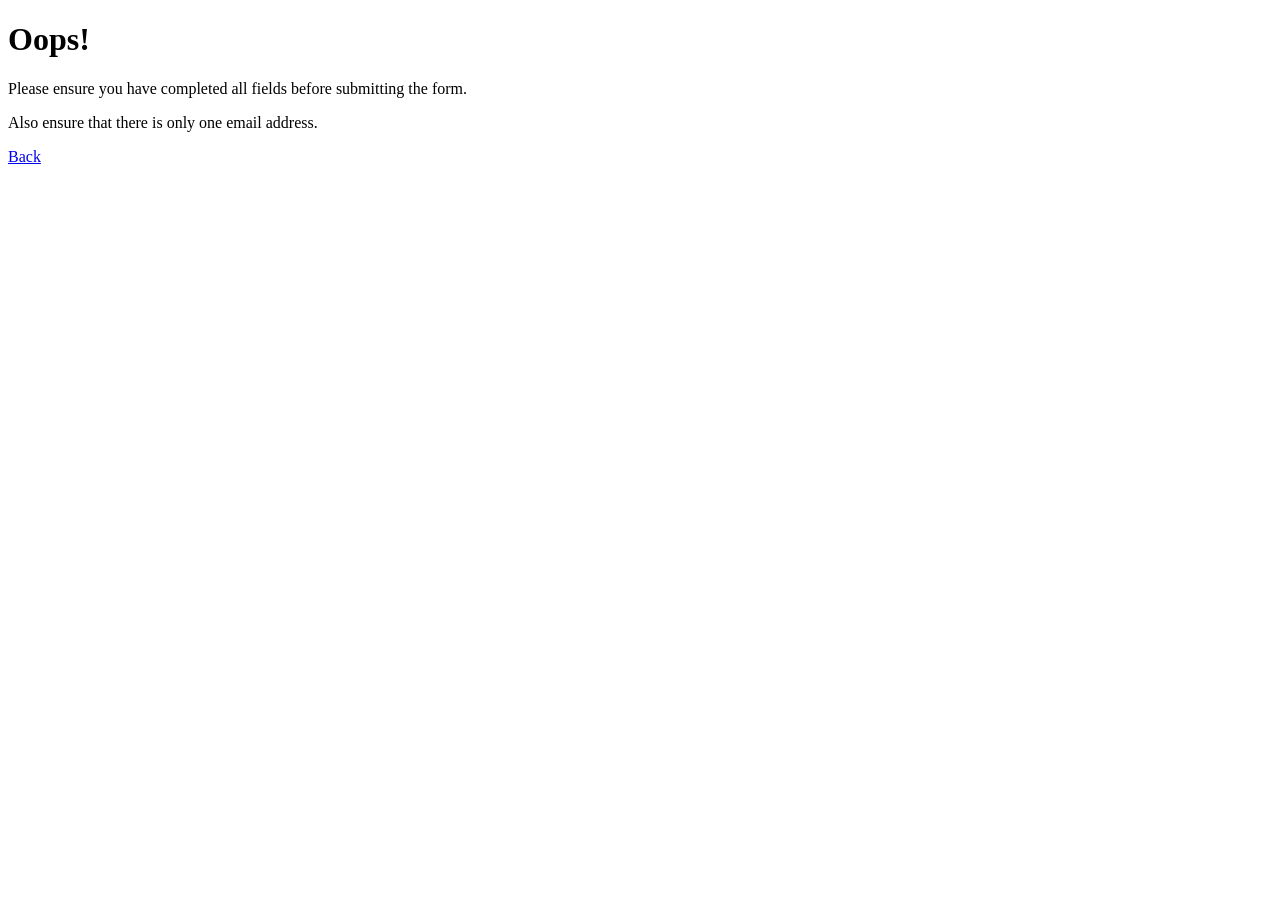
<file: Web Server/htdocs/error_message.html>
<!DOCTYPE html>
<title>Error</title>	

<h1>Oops!</h1>
<p>Please ensure you have completed all fields before submitting the form. </p>
<p>Also ensure that there is only one email address.</p>
<p><a href="JavaScript:history.go(-1);">Back</a></p>
</file>
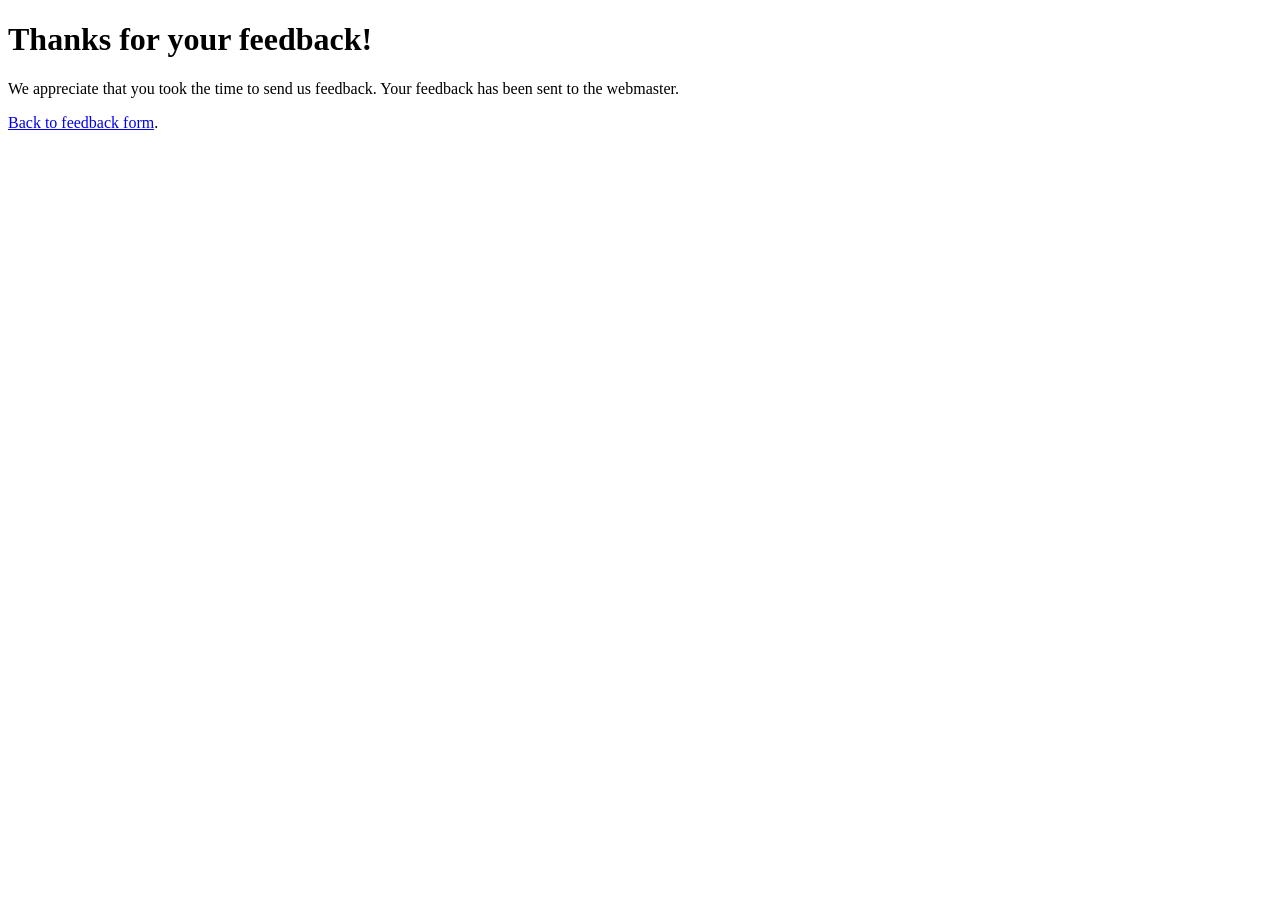
<file: Web Server/htdocs/thank_you.html>
<!DOCTYPE html>
<title>Thank You</title>	

<h1>Thanks for your feedback!</h1>
<p>We appreciate that you took the time to send us feedback. Your feedback has been sent to the webmaster.</p>
<p><a href="feedback_form.html">Back to feedback form</a>.</p>
</file>
<file: Web Server/Bradley Barker/css/templatemo-style.css>
/*

Stimulus Template

http://www.templatemo.com/tm-498-stimulus

*/

body {
	background: #ffffff;
    font-family: 'Source Sans Pro', sans-serif;
    font-style: normal;
	font-weight: 300;
    overflow-x: hidden;
}

html,body {
  width: 100%;
  height: 100%;
}


/*---------------------------------------
    Typorgraphy              
-----------------------------------------*/

h1,h2,h3,h4,h5,h6 {
  font-style: normal;
  font-weight: 300;
}

h1,h2,h3 {
  font-weight: 300;
}

h1 {
  font-size: 42px;
  padding-bottom: 14px;
  margin-bottom: 0px;
}

h2 {
  font-size: 42px;
  line-height: 52px;
  margin-top: 0px;
}

h3 {
  font-size: 26px;
  line-height: 32px;
  padding-bottom: 6px;
}

h4 {
  color: #999;
  font-size: 12px;
  font-weight: normal;
  letter-spacing: 2px;
  text-transform: uppercase;
  padding-top: 6px;
}

h5 {
  color: #666666;
}

strong {
  color: #232B2B;
  font-weight: normal;
}

p {
    color: #888;
    font-size: 16px;
    font-weight: 300;
    line-height: 28px;
    letter-spacing: 0.2px;
}

.section-btn {
  background-color: transparent;
  border: 3px solid #232B2B;
  border-radius: 100px;
  color: #232B2B;
  font-size: 13px;
  font-weight: bold;
  letter-spacing: 1.6px;
  padding: 12px 36px;
  margin-top: 42px;
  transition: all 0.4s ease-in-out;
  text-transform: uppercase;
}

.section-btn:hover {
  background: #E3AE57;
  border-color: transparent;
  color: #ffffff;
}

.btn-success:focus {
  background-color: #000;
  border-color: transparent;
}

.parallax-section {
  background-attachment: fixed !important;
  background-size: cover !important;
}

.section-title {
  position: relative;
  padding-bottom: 22px;
}

#about,
#service,
#experience,
#education,
#contact {
  position: relative;
}

#home .container,
#about .container, 
#experience .container,
#service .container,
#education .container,
#contact .container {
  width: 100%;
  padding: 0;
  margin: 0;
}

#experience .experience-thumb,
#education .education-thumb  {
  padding: 22px 42px 42px 42px;
}

#service,
#quotes,
footer {
  text-align: center;
}

#experience,
#education {
  background: #E9724C;
}

.background-image {
    background-position: 50% 50% !important;
    background-size: cover !important;
    width: 100%;
    height: 100%;
    min-height: 75vh;
    position: absolute;
    top: 0;
    right: 0;
    bottom: 0;
    left: 0;
}

.color-white {
  color: #ffffff;
}

.color-yellow {
  color: #E3AE57;
}

.bg-yellow {
  background: #E3AE57;
}

.bg-white {
  background: #ffffff;
}

.bg-dark {
  background: #161616;
}



/*---------------------------------------
    General               
-----------------------------------------*/

html{
  -webkit-font-smoothing: antialiased;
}

a {
  color: #E3AE57;
  -webkit-transition: 0.5s;
  -o-transition: 0.5s;
  transition: 0.5s;
  text-decoration: none !important;
}
a:hover, a:active, a:focus {
  color: #E3AE57;
  outline: none;
}

* {
  -webkit-box-sizing: border-box;
  -moz-box-sizing: border-box;
  box-sizing: border-box;
}

*:before,
*:after {
  -webkit-box-sizing: border-box;
  -moz-box-sizing: border-box;
  box-sizing: border-box;
}



/*---------------------------------------
    Preloader section              
-----------------------------------------*/

.preloader {
  position: fixed;
  top: 0;
  left: 0;
  width: 100%;
  height: 100%;
  z-index: 99999;
  display: flex;
  flex-flow: row nowrap;
  justify-content: center;
  align-items: center;
  background: none repeat scroll 0 0 #ffffff;
}

.spinner {
  border: 1px solid transparent;
  border-radius: 5px;
  position: relative;
}

.spinner:before {
  content: '';
  box-sizing: border-box;
  position: absolute;
  top: 50%;
  left: 50%;
  width: 30px;
  height: 30px;
  margin-top: -10px;
  margin-left: -10px;
  border-radius: 50%;
  border: 2px solid #E3AE57;
  border-top-color: #f9f9f9;
  animation: spinner .6s linear infinite;
}

@-webkit-@keyframes spinner {
  to {transform: rotate(360deg);}
}

@keyframes spinner {
  to {transform: rotate(360deg);}
}



/*---------------------------------------
    Navigation section              
-----------------------------------------*/

.custom-navbar {
    margin-bottom: 0;
    background-color: #ffffff;
}

.custom-navbar .navbar-brand {
    color: #333;
	text-shadow: 1px 1px #fff;
    font-weight: bold;
    font-size: 24px;
    line-height: 35px;
    letter-spacing: 1px;
}

.custom-navbar .nav li a {
    color: #666;
    font-size: 14px;
    font-weight: 400;
    letter-spacing: 1px;
    text-transform: uppercase;
    line-height: 40px;
    transition: all 0.4s ease-in-out;
}

.custom-navbar .nav li a:hover {
    background: transparent;
    color: #E3AE57;
}

.custom-navbar .navbar-nav > li > a:hover,
.custom-navbar .navbar-nav > li > a:focus {
  background-color: transparent;
}

.custom-navbar .nav li.active > a {
    background-color: transparent;
    color: #E3AE57;
}

.custom-navbar .navbar-toggle {
    border: none;
    padding-top: 10px;
}

.custom-navbar .navbar-toggle {
    background-color: transparent;
}

.custom-navbar .navbar-toggle .icon-bar {
    background: #E3AE57;
    border-color: transparent;
}

@media(min-width:768px) {
    .custom-navbar {
        padding: 12px 0;
        border-bottom: 0;
        background: 0 0; 
    }
    .custom-navbar.top-nav-collapse {
        background: #ffffff;
        box-shadow: 0px 2px 8px 0px rgba(50, 50, 50, 0.08);
        padding: 0;
    }

}



/*---------------------------------------
    Home section              
-----------------------------------------*/

#home h1 {
  padding-bottom: 18px;
}

#home .col-md-6 {
  background: #f1e2d7;
/* light blue color: #c3eafd; */
  padding-right: 0;
  padding-left: 0;
}

#home .home-img {
  background: url('../images/home-img.jpg') no-repeat;
  background-size: cover;
  background-position: 50% 50%;
  width: 100%;
  height: 100vh;
}

#home .home-thumb {
  display: -webkit-box;
  display: -webkit-flex;
  display: -ms-flexbox;
  display: flex;
  -webkit-box-align: center;
  -webkit-align-items: center;
  -ms-flex-align: center;
  align-items: center;
  height: 100vh;
  padding: 0 45px 0 45px;
}



/*---------------------------------------
   About section              
-----------------------------------------*/

#about .about-img {
    background: url('../images/about-img.jpg') no-repeat;
}

#about .about-thumb,
#about .skill-thumb {
  padding: 22px 32px 32px 32px;
}

#about .progress {
  background: #ffffff;
  border-radius: 0px;
  box-shadow: none;
  height: 2px;
}

#about .progress-bar-primary {
  background: #232B2B;
}

#about strong,
#about span {
  font-weight: bold;
  display: inline-block;
  padding-bottom: 8px;
}



/*---------------------------------------
    Service section              
-----------------------------------------*/

#service {
  background: #E9724C;
}

#service p {
  font-size: 18px;
  line-height: 30px;
}

#service .service-thumb {
  padding: 52px 22px 52px 22px;
}

#service .service-thumb .fa {
  font-size: 42px;
  padding-bottom: 22px;
}



/*---------------------------------------
    Experience section              
-----------------------------------------*/

#experience .experience-img {
  background: url('../images/experience-img.jpg') no-repeat;
}

#experience .media-heading {
  margin-bottom: 0px;
}

#experience .media .fa {
  font-size: 42px;
  margin-right: 14px;
}

#experience small {
  color: #633;
  font-weight: bold;
}

/*---------------------------------------
    Education section              
-----------------------------------------*/

#education {
  background: #E3AE57;
}

#education .education-img {
  background: url('../images/education-img.jpg') no-repeat;
}

#education .media-heading {
  margin-bottom: 0px;
}

#education .media .fa {
  font-size: 42px;
  margin-right: 14px;
}

#education small {
  color: #886D1E;
  font-weight: bold;
}



/*---------------------------------------
   Quotes section              
-----------------------------------------*/

#quotes {
    background: url('../images/quotes-bg.jpg') 50% 0 repeat-y fixed;
    background-size: cover;
    background-position: center center;
    color: #ffffff;
    position: relative;
    padding: 100px 0px;
}

#quotes .overlay {
    background: #121212;
    width: 100%;
    height: 100%;
    position: absolute;
    top: 0;
    opacity: 0.7;
}

#quotes .fa {
  font-size: 42px;
  margin-top: 32px;
  margin-bottom: 22px;
}

#quotes p {
  padding-top: 32px;
}


/*---------------------------------------
    Contact section              
-----------------------------------------*/

#contact {
  background: #E9724C;
}

#contact .contact-form,
#contact .contact-thumb {
  padding: 22px 32px 22px 32px;
  min-height: 75vh;
}

#contact .contact-img {
  background: url('../images/contact-img.jpg') no-repeat;
  min-height: 75vh;
}

#contact .contact-info {
  padding-top: 6px;
  padding-bottom: 6px;
}

#contact .form-control::-moz-placeholder{color:#ffffff;opacity:1}
#contact .form-control:-ms-input-placeholder{color:#ffffff}
#contact .form-control::-webkit-input-placeholder{color:#ffffff}

#contact .form-control {
  background: transparent;
  border: none;
  border-bottom: 1px solid #E3AE57;
  border-radius: 0px;
  box-shadow: none;
  color: #ffffff;
  font-size: 18px;
  margin-top: 10px;
  margin-bottom: 25px;
  transition: all 0.4s ease-in-out;
}

#contact .form-control:focus {
  border-bottom-color: #ffffff;
}

#contact input {
  height: 45px;
}

#contact input[type="submit"] {
  background: #ffffff;
  border: 2px solid transparent;
  border-radius: 40px;
  color: #161616;
  padding-bottom: 10px;
}

#contact input[type="submit"]:hover {
  background: transparent;
  border-color: #ffffff;
  color: #ffffff;
}

#contact .fa {
  padding-right: 10px;
}



/*---------------------------------------
   Footer section              
-----------------------------------------*/

footer {
    padding: 140px 0px;
}



/*---------------------------------------
   Social icon             
-----------------------------------------*/

.social-icon {
    position: relative;
    padding: 0;
    margin: 0;
    text-align: center;
}

.social-icon li {
    display: inline-block;
    list-style: none;
}

.social-icon li a {
    border: 2px solid transparent;
    color: #999;
    border-radius: 100px;
    cursor: pointer;
    font-size: 16px;
    text-decoration: none;
    transition: all 0.4s ease-in-out;
    width: 50px;
    height: 50px;
    line-height: 50px;
    text-align: center;
    vertical-align: middle;
    position: relative;
    margin: 22px 4px 10px 4px;
}

.social-icon li a:hover {
    background: #E3AE57;
    border-color: #ffffff;
    color: #ffffff;
    transform: scale(1.1);
}



/*---------------------------------------
   Mobile Responsive         
-----------------------------------------*/

@media only screen and (max-width: 580px) {
  h1 {
    font-size: 32px;
  }

  h2 {
    font-size: 28px;
    line-height: inherit;
  }

  h3 {
    font-size: 22px;
    line-height: inherit;
  }
}

@media only screen and (max-width: 767px) {
  .custom-navbar .navbar-brand {
    line-height: 18px;
  }

  #home .home-thumb {
    height: auto;
    padding-top: 32px;
    padding-bottom: 12px;
  }

  #home .container,
  #about .container, 
  #experience .container,
  #service .container,
  #education .container,
  #contact .container {
    padding-right: 15px;
    padding-left: 15px;
  }

  #about .col-md-3,
  #experience .col-md-6,
  #education .col-md-6,
  #contact .col-md-3 {
    padding: 0;
    margin: 0;
  }

  .background-image {
    position: relative;
    min-height: 65vh;
  }
}

@media only screen and (max-width: 1024px) {
  .section-title {
    padding-bottom: 12px;
  }

  footer {
    padding: 40px 0;
  }
}
</file>
<file: Web Server/htdocs/css/templatemo-style.css>
/*

Stimulus Template

http://www.templatemo.com/tm-498-stimulus

*/

body {
	background: #ffffff;
    font-family: 'Source Sans Pro', sans-serif;
    font-style: normal;
	font-weight: 300;
    overflow-x: hidden;
}

html,body {
  width: 100%;
  height: 100%;
}


/*---------------------------------------
    Typorgraphy              
-----------------------------------------*/

h1,h2,h3,h4,h5,h6 {
  font-style: normal;
  font-weight: 300;
}

h1,h2,h3 {
  font-weight: 300;
}

h1 {
  font-size: 42px;
  padding-bottom: 14px;
  margin-bottom: 0px;
}

h2 {
  font-size: 42px;
  line-height: 52px;
  margin-top: 0px;
}

h3 {
  font-size: 26px;
  line-height: 32px;
  padding-bottom: 6px;
}

h4 {
  color: #999;
  font-size: 12px;
  font-weight: normal;
  letter-spacing: 2px;
  text-transform: uppercase;
  padding-top: 6px;
}

h5 {
  color: #666666;
}

strong {
  color: #232B2B;
  font-weight: normal;
}

p {
    color: #888;
    font-size: 16px;
    font-weight: 300;
    line-height: 28px;
    letter-spacing: 0.2px;
}

.section-btn {
  background-color: transparent;
  border: 3px solid #232B2B;
  border-radius: 100px;
  color: #232B2B;
  font-size: 13px;
  font-weight: bold;
  letter-spacing: 1.6px;
  padding: 12px 36px;
  margin-top: 42px;
  transition: all 0.4s ease-in-out;
  text-transform: uppercase;
}

.section-btn:hover {
  background: #E3AE57;
  border-color: transparent;
  color: #ffffff;
}

.btn-success:focus {
  background-color: #000;
  border-color: transparent;
}

.parallax-section {
  background-attachment: fixed !important;
  background-size: cover !important;
}

.section-title {
  position: relative;
  padding-bottom: 22px;
}

#about,
#service,
#experience,
#education,
#contact {
  position: relative;
}

#home .container,
#about .container, 
#experience .container,
#service .container,
#education .container,
#contact .container {
  width: 100%;
  padding: 0;
  margin: 0;
}

#experience .experience-thumb,
#education .education-thumb  {
  padding: 22px 42px 42px 42px;
}

#service,
#quotes,
footer {
  text-align: center;
}

#experience,
#education {
  background: #E9724C;
}

.background-image {
    background-position: 50% 50% !important;
    background-size: cover !important;
    width: 100%;
    height: 100%;
    min-height: 75vh;
    position: absolute;
    top: 0;
    right: 0;
    bottom: 0;
    left: 0;
}

.color-white {
  color: #ffffff;
}

.color-yellow {
  color: #E3AE57;
}

.bg-yellow {
  background: #E3AE57;
}

.bg-white {
  background: #ffffff;
}

.bg-dark {
  background: #161616;
}



/*---------------------------------------
    General               
-----------------------------------------*/

html{
  -webkit-font-smoothing: antialiased;
}

a {
  color: #E3AE57;
  -webkit-transition: 0.5s;
  -o-transition: 0.5s;
  transition: 0.5s;
  text-decoration: none !important;
}
a:hover, a:active, a:focus {
  color: #E3AE57;
  outline: none;
}

* {
  -webkit-box-sizing: border-box;
  -moz-box-sizing: border-box;
  box-sizing: border-box;
}

*:before,
*:after {
  -webkit-box-sizing: border-box;
  -moz-box-sizing: border-box;
  box-sizing: border-box;
}



/*---------------------------------------
    Preloader section              
-----------------------------------------*/

.preloader {
  position: fixed;
  top: 0;
  left: 0;
  width: 100%;
  height: 100%;
  z-index: 99999;
  display: flex;
  flex-flow: row nowrap;
  justify-content: center;
  align-items: center;
  background: none repeat scroll 0 0 #ffffff;
}

.spinner {
  border: 1px solid transparent;
  border-radius: 5px;
  position: relative;
}

.spinner:before {
  content: '';
  box-sizing: border-box;
  position: absolute;
  top: 50%;
  left: 50%;
  width: 30px;
  height: 30px;
  margin-top: -10px;
  margin-left: -10px;
  border-radius: 50%;
  border: 2px solid #E3AE57;
  border-top-color: #f9f9f9;
  animation: spinner .6s linear infinite;
}

@-webkit-@keyframes spinner {
  to {transform: rotate(360deg);}
}

@keyframes spinner {
  to {transform: rotate(360deg);}
}



/*---------------------------------------
    Navigation section              
-----------------------------------------*/

.custom-navbar {
    margin-bottom: 0;
    background-color: #ffffff;
}

.custom-navbar .navbar-brand {
    color: #bf4c5b;
	text-shadow: 1px 1px #fff;
    font-weight: bold;
    font-size: 24px;
    line-height: 35px;
    letter-spacing: 1px;
}

.custom-navbar .nav li a {
    color: #666;
    font-size: 14px;
    font-weight: 400;
    letter-spacing: 1px;
    text-transform: uppercase;
    line-height: 40px;
    transition: all 0.4s ease-in-out;
}

.custom-navbar .nav li a:hover {
    background: transparent;
    color: #E3AE57;
}

.custom-navbar .navbar-nav > li > a:hover,
.custom-navbar .navbar-nav > li > a:focus {
  background-color: transparent;
}

.custom-navbar .nav li.active > a {
    background-color: transparent;
    color: #E3AE57;
}

.custom-navbar .navbar-toggle {
    border: none;
    padding-top: 10px;
}

.custom-navbar .navbar-toggle {
    background-color: transparent;
}

.custom-navbar .navbar-toggle .icon-bar {
    background: #E3AE57;
    border-color: transparent;
}

@media(min-width:768px) {
    .custom-navbar {
        padding: 12px 0;
        border-bottom: 0;
        background: 0 0; 
    }
    .custom-navbar.top-nav-collapse {
        background: #ffffff;
        box-shadow: 0px 2px 8px 0px rgba(50, 50, 50, 0.08);
        padding: 0;
    }

}



/*---------------------------------------
    Home section              
-----------------------------------------*/

#home h1 {
  padding-bottom: 18px;
}

#home .col-md-6 {
  background: #f1e2d7;
/* light blue color: #c3eafd; */
  padding-right: 0;
  padding-left: 0;
}

#home .home-img {
  background: url('../images/home-img.jpg') no-repeat;
  background-size: cover;
  background-position: 50% 50%;
  width: 100%;
  height: 100vh;
}

#home .home-thumb {
  display: -webkit-box;
  display: -webkit-flex;
  display: -ms-flexbox;
  display: flex;
  -webkit-box-align: center;
  -webkit-align-items: center;
  -ms-flex-align: center;
  align-items: center;
  height: 100vh;
  padding: 0 45px 0 45px;
}



/*---------------------------------------
   About section              
-----------------------------------------*/

#about .about-img {
    background: url('../images/about-img.jpg') no-repeat;
}

#about .about-thumb,
#about .skill-thumb {
  padding: 22px 32px 32px 32px;
}

#about .progress {
  background: #ffffff;
  border-radius: 0px;
  box-shadow: none;
  height: 2px;
}

#about .progress-bar-primary {
  background: #232B2B;
}

#about strong,
#about span {
  font-weight: bold;
  display: inline-block;
  padding-bottom: 8px;
}



/*---------------------------------------
    Service section              
-----------------------------------------*/

#service {
  background: #E9724C;
}

#service p {
  font-size: 18px;
  line-height: 30px;
}

#service .service-thumb {
  padding: 52px 22px 52px 22px;
}

#service .service-thumb .fa {
  font-size: 42px;
  padding-bottom: 22px;
}



/*---------------------------------------
    Experience section              
-----------------------------------------*/

#experience .experience-img {
  background: url('../images/experience-img.jpg') no-repeat;
}

#experience .media-heading {
  margin-bottom: 0px;
}

#experience .media .fa {
  font-size: 42px;
  margin-right: 14px;
}

#experience small {
  color: #633;
  font-weight: bold;
}

/*---------------------------------------
    Education section              
-----------------------------------------*/

#education {
  background: #E3AE57;
}

#education .education-img {
  background: url('../images/education-img.jpg') no-repeat;
}

#education .media-heading {
  margin-bottom: 0px;
}

#education .media .fa {
  font-size: 42px;
  margin-right: 14px;
}

#education small {
  color: #886D1E;
  font-weight: bold;
}



/*---------------------------------------
   Quotes section              
-----------------------------------------*/

#quotes {
    background: url('../images/quotes-bg.jpg') 50% 0 repeat-y fixed;
    background-size: cover;
    background-position: center center;
    color: #ffffff;
    position: relative;
    padding: 100px 0px;
}

#quotes .overlay {
    background: #121212;
    width: 100%;
    height: 100%;
    position: absolute;
    top: 0;
    opacity: 0.7;
}

#quotes .fa {
  font-size: 42px;
  margin-top: 32px;
  margin-bottom: 22px;
}

#quotes p {
  padding-top: 32px;
}


/*---------------------------------------
    Contact section              
-----------------------------------------*/

#contact {
  background: #E9724C;
}

#contact .contact-form,
#contact .contact-thumb {
  padding: 22px 32px 22px 32px;
  min-height: 75vh;
}

#contact .contact-img {
  background: url('../images/contact-img.jpg') no-repeat;
  min-height: 75vh;
}

#contact .contact-info {
  padding-top: 6px;
  padding-bottom: 6px;
}

#contact .form-control::-moz-placeholder{color:#ffffff;opacity:1}
#contact .form-control:-ms-input-placeholder{color:#ffffff}
#contact .form-control::-webkit-input-placeholder{color:#ffffff}

#contact .form-control {
  background: transparent;
  border: none;
  border-bottom: 1px solid #E3AE57;
  border-radius: 0px;
  box-shadow: none;
  color: #ffffff;
  font-size: 18px;
  margin-top: 10px;
  margin-bottom: 25px;
  transition: all 0.4s ease-in-out;
}

#contact .form-control:focus {
  border-bottom-color: #ffffff;
}

#contact input {
  height: 45px;
}

#contact input[type="submit"] {
  background: #ffffff;
  border: 2px solid transparent;
  border-radius: 40px;
  color: #161616;
  padding-bottom: 10px;
}

#contact input[type="submit"]:hover {
  background: transparent;
  border-color: #ffffff;
  color: #ffffff;
}

#contact .fa {
  padding-right: 10px;
}



/*---------------------------------------
   Footer section              
-----------------------------------------*/

footer {
    padding: 140px 0px;
}



/*---------------------------------------
   Social icon             
-----------------------------------------*/

.social-icon {
    position: relative;
    padding: 0;
    margin: 0;
    text-align: center;
}

.social-icon li {
    display: inline-block;
    list-style: none;
}

.social-icon li a {
    border: 2px solid transparent;
    color: #999;
    border-radius: 100px;
    cursor: pointer;
    font-size: 16px;
    text-decoration: none;
    transition: all 0.4s ease-in-out;
    width: 50px;
    height: 50px;
    line-height: 50px;
    text-align: center;
    vertical-align: middle;
    position: relative;
    margin: 22px 4px 10px 4px;
}

.social-icon li a:hover {
    background: #E3AE57;
    border-color: #ffffff;
    color: #ffffff;
    transform: scale(1.1);
}



/*---------------------------------------
   Mobile Responsive         
-----------------------------------------*/

@media only screen and (max-width: 580px) {
  h1 {
    font-size: 32px;
  }

  h2 {
    font-size: 28px;
    line-height: inherit;
  }

  h3 {
    font-size: 22px;
    line-height: inherit;
  }
}

@media only screen and (max-width: 767px) {
  .custom-navbar .navbar-brand {
    line-height: 18px;
  }

  #home .home-thumb {
    height: auto;
    padding-top: 32px;
    padding-bottom: 12px;
  }

  #home .container,
  #about .container, 
  #experience .container,
  #service .container,
  #education .container,
  #contact .container {
    padding-right: 15px;
    padding-left: 15px;
  }

  #about .col-md-3,
  #experience .col-md-6,
  #education .col-md-6,
  #contact .col-md-3 {
    padding: 0;
    margin: 0;
  }

  .background-image {
    position: relative;
    min-height: 65vh;
  }
}

@media only screen and (max-width: 1024px) {
  .section-title {
    padding-bottom: 12px;
  }

  footer {
    padding: 40px 0;
  }
}
</file>
